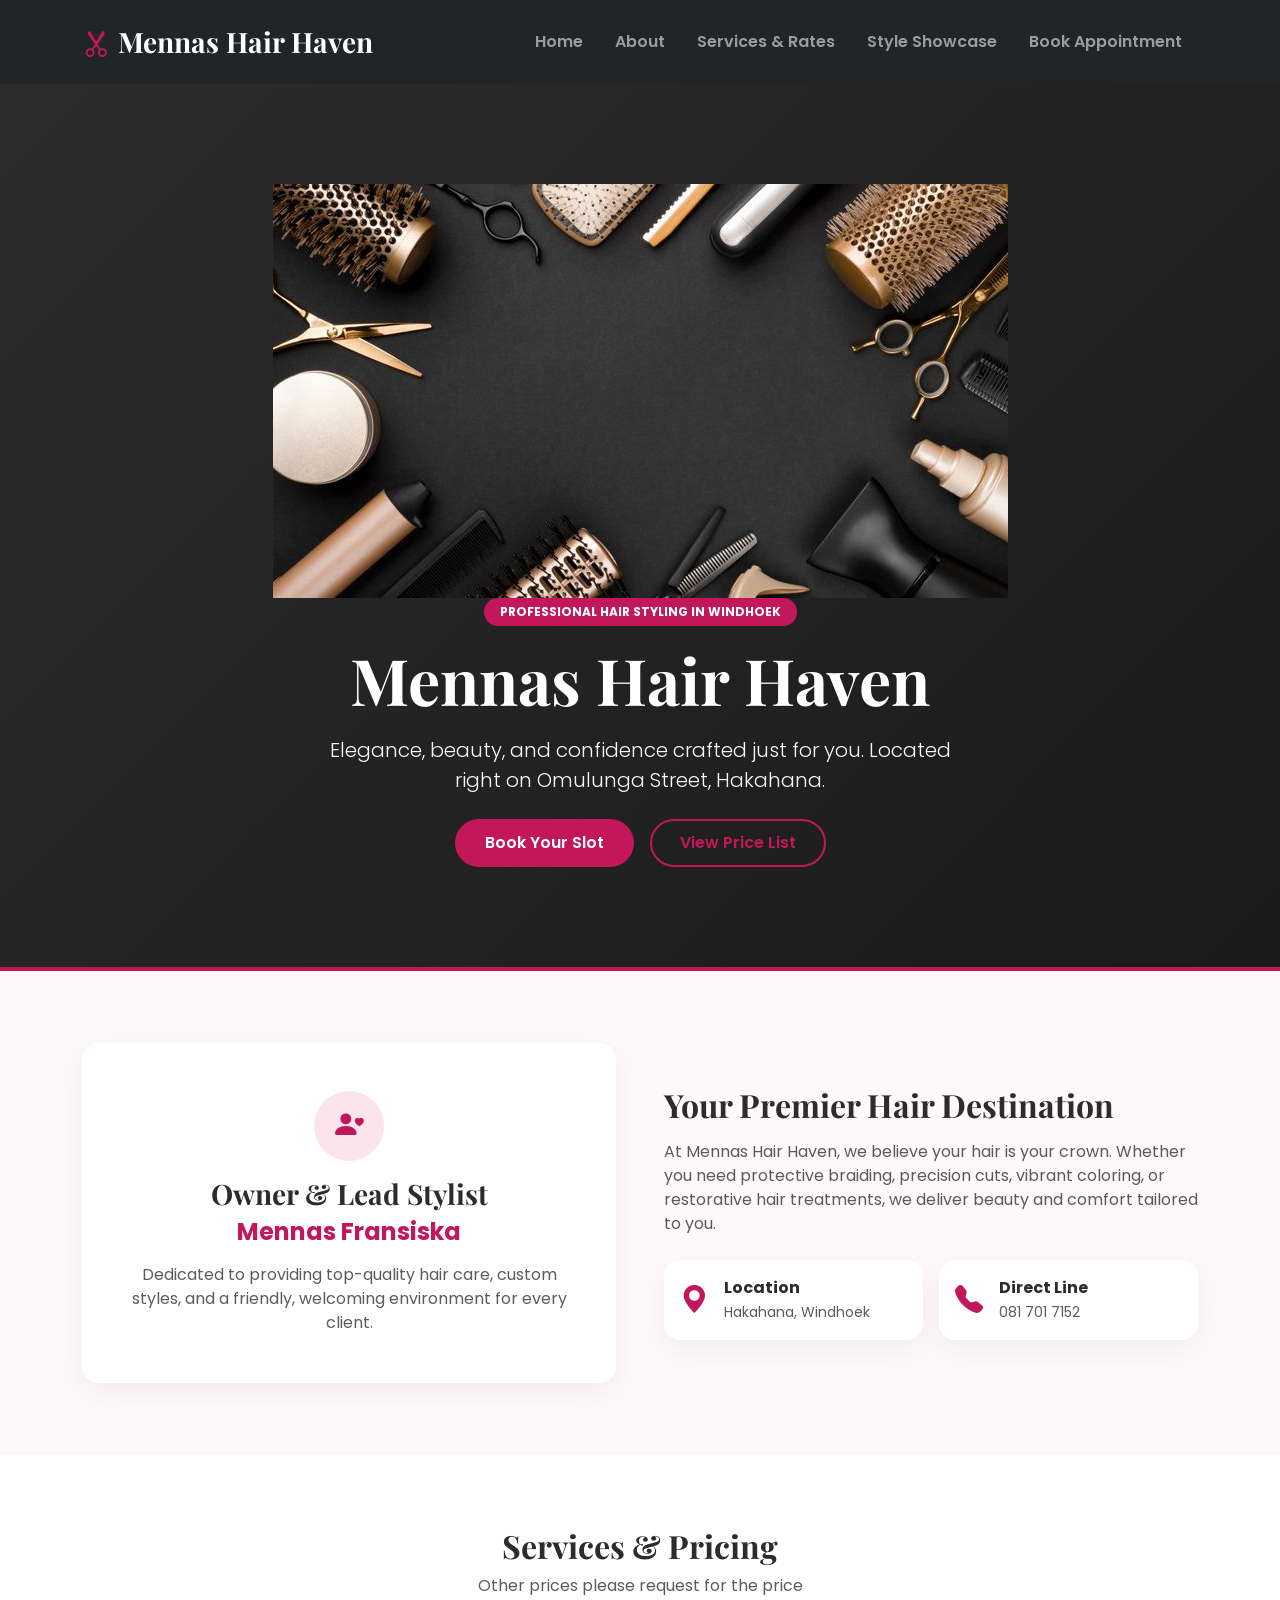
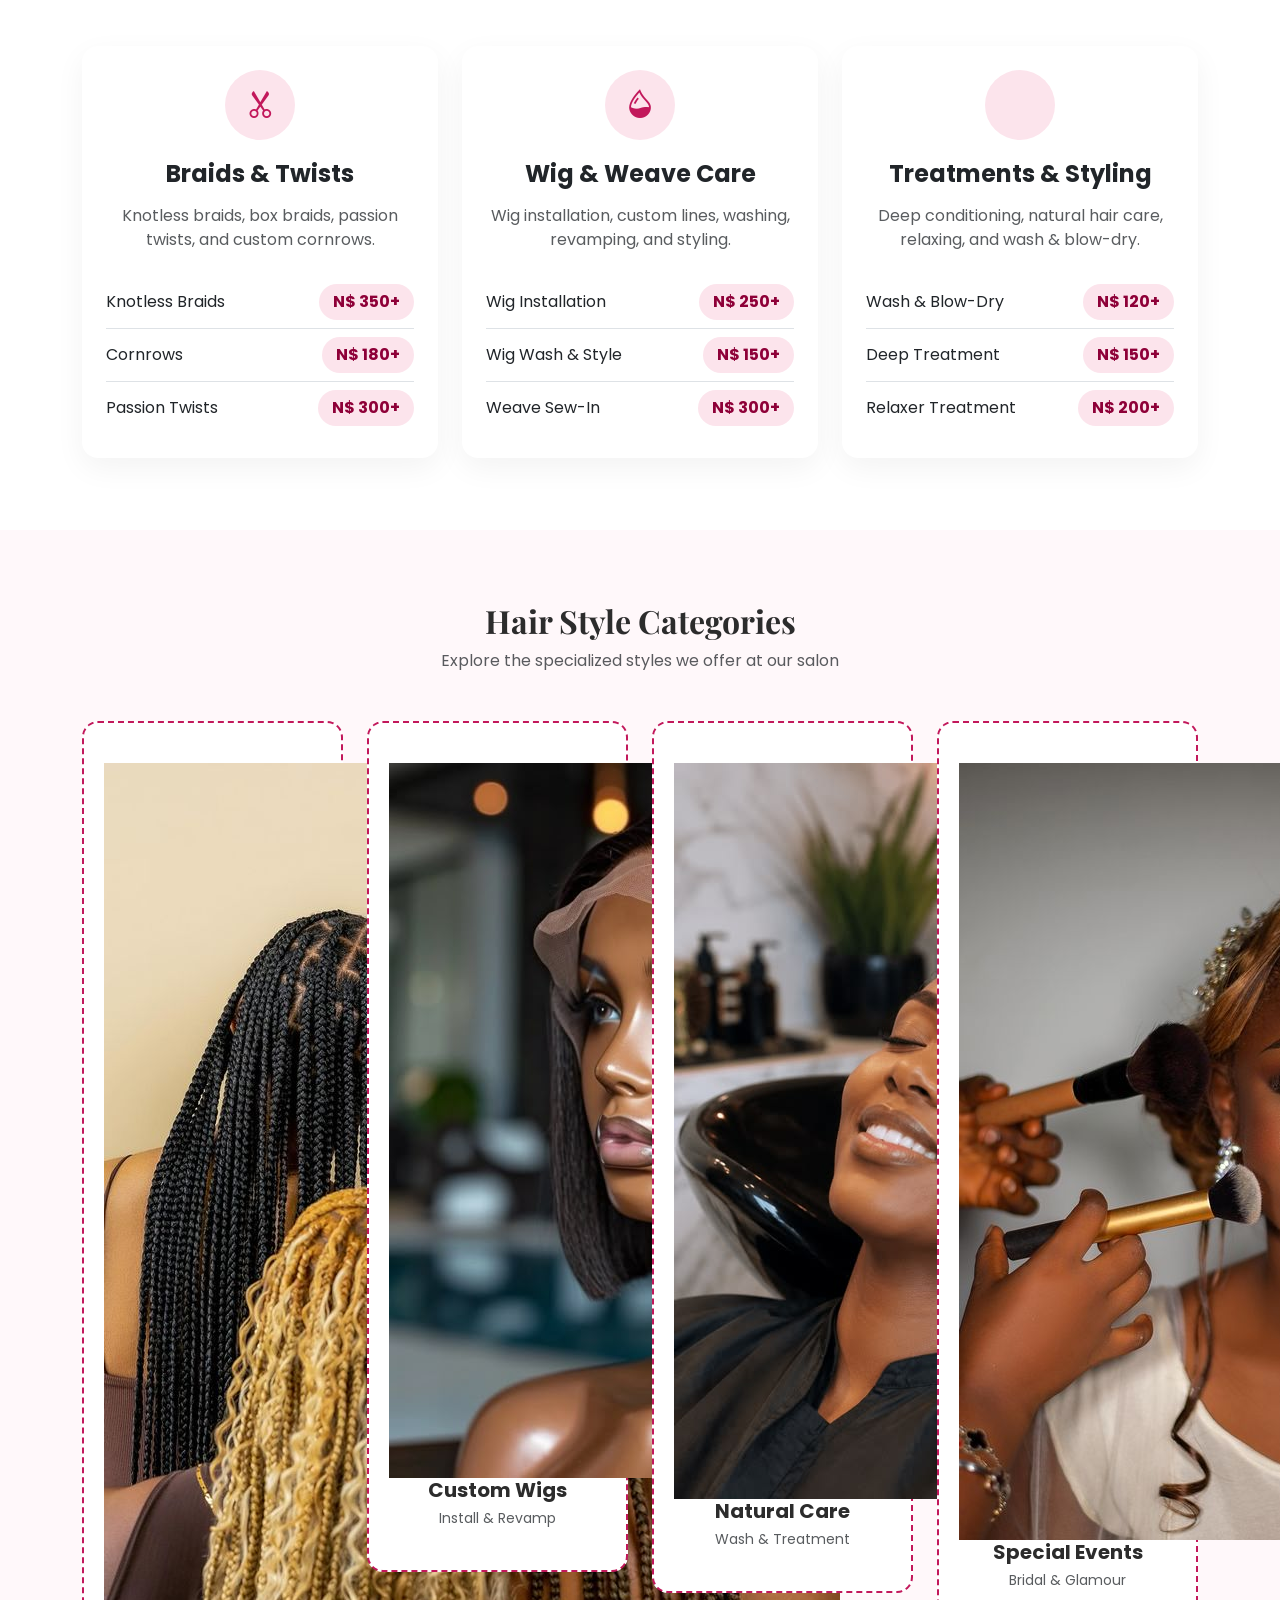
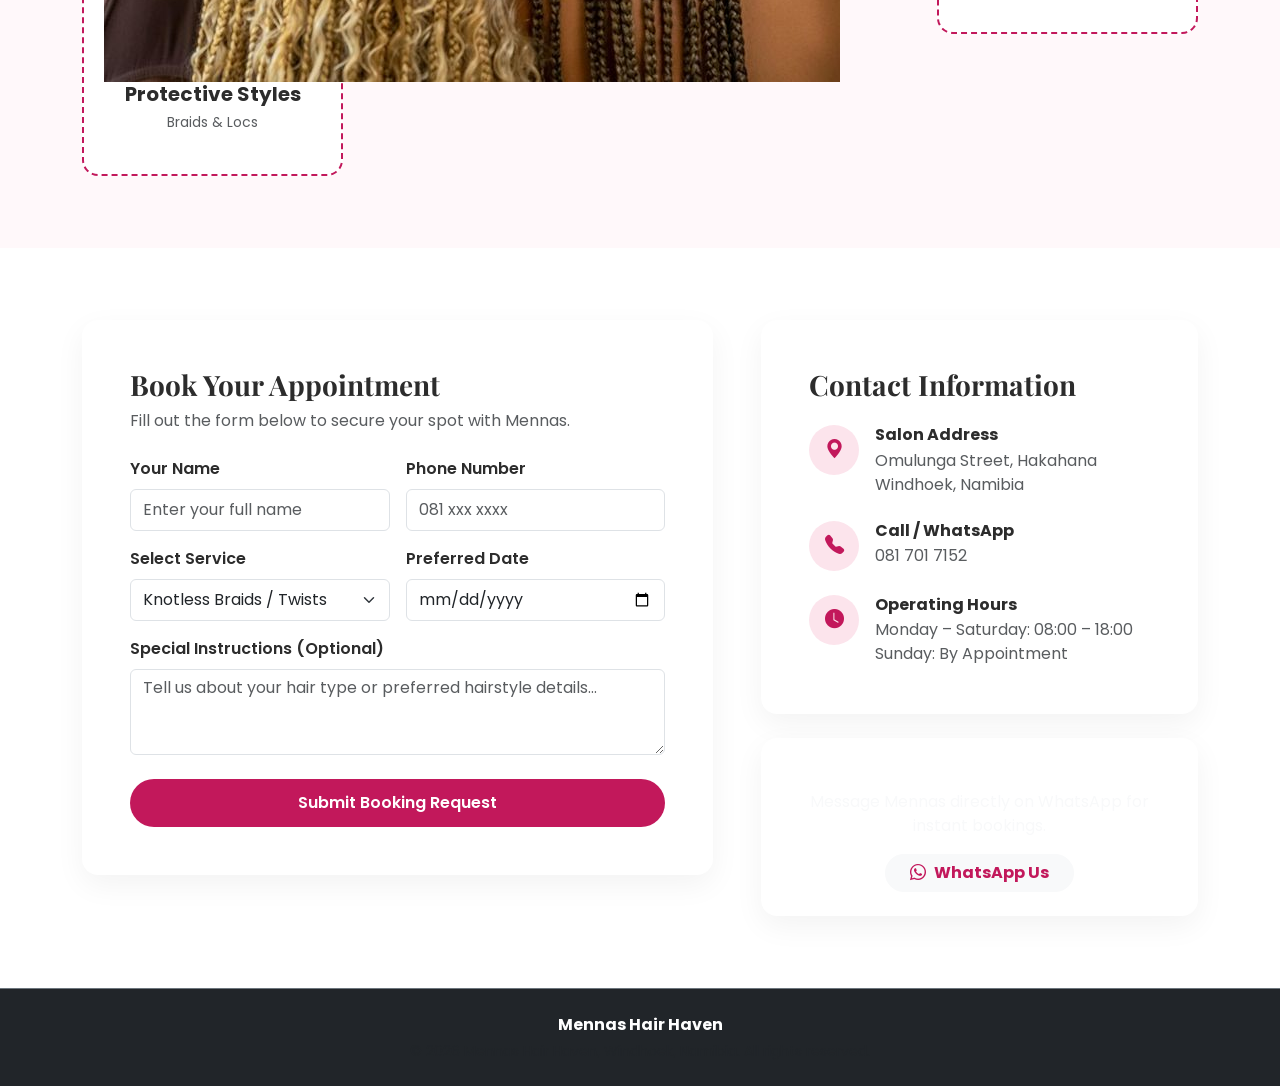
<file: index.html>
<!DOCTYPE html>
<html lang="en">
<head>
    <meta charset="UTF-8">
    <meta name="viewport" content="width=device-width, initial-scale=1.0">
    <title>Mennas Hair Haven | Windhoek, Namibia</title>
    <!-- Bootstrap 5 CSS -->
    <link href="https://cdn.jsdelivr.net/npm/bootstrap@5.3.0/dist/css/bootstrap.min.css" rel="stylesheet">
    <!-- Bootstrap Icons -->
    <link rel="stylesheet" href="https://cdn.jsdelivr.net/npm/bootstrap-icons@1.10.5/font/bootstrap-icons.css">
    <!-- Google Fonts -->
    <link href="https://fonts.googleapis.com/css2?family=Playfair+Display:wght@600;700&family=Poppins:wght@300;400;600&display=swap" rel="stylesheet">
     <link rel="stylesheet" href="style.css">
</head>
<body>

    <!-- NAVBAR -->
    <nav class="navbar navbar-expand-lg navbar-dark bg-dark sticky-top py-3">
        <div class="container">
            <a class="navbar-brand fs-3 fw-bold" href="#">
                <i class="bi bi-scissors text-pink me-2"></i>Mennas Hair Haven
            </a>
            <button class="navbar-toggler" type="button" data-bs-toggle="collapse" data-bs-target="#navbarNav">
                <span class="navbar-toggler-icon"></span>
            </button>
            <div class="collapse navbar-collapse" id="navbarNav">
                <ul class="navbar-nav ms-auto fw-semibold">
                    <li class="nav-item"><a class="nav-link px-3" href="#home">Home</a></li>
                    <li class="nav-item"><a class="nav-link px-3" href="#about">About</a></li>
                    <li class="nav-item"><a class="nav-link px-3" href="#services">Services & Rates</a></li>
                    <li class="nav-item"><a class="nav-link px-3" href="#styles">Style Showcase</a></li>
                    <li class="nav-item"><a class="nav-link px-3" href="#booking">Book Appointment</a></li>
                </ul>
            </div>
        </div>
    </nav>

   <!-- HERO SECTION -->
<header id="home" class="hero-banner text-white text-center">

    <img src="./assets/imag1.jpg" alt="Mennas Hair Haven" class="hero-pic">

    <div class="container hero-content">
        <span class="badge bg-pink px-3 py-2 mb-3 rounded-pill text-uppercase">
            Professional Hair Styling in Windhoek
        </span>

        <h1 class="display-3 fw-bold mb-3">Mennas Hair Haven</h1>

        <p class="lead mb-4 mx-auto text-light" style="max-width: 650px;">
            Elegance, beauty, and confidence crafted just for you. Located right on Omulunga Street, Hakahana.
        </p>

        <div class="d-flex justify-content-center gap-3">
            <a href="#booking" class="btn btn-pink">Book Your Slot</a>
            <a href="#services" class="btn btn-outline-pink">View Price List</a>
        </div>
    </div>

</header>

    <!-- ABOUT SECTION -->
    <section id="about" class="py-5">
        <div class="container py-4">
            <div class="row align-items-center g-5">
                <div class="col-lg-6">
                    <div class="p-5 custom-card text-center">
                        <div class="icon-box mb-3">
                            <i class="bi bi-person-heart"></i>
                        </div>
                        <h3 class="fw-bold mb-2">Owner & Lead Stylist</h3>
                        <h4 class="text-pink fw-bold mb-3">Mennas Fransiska</h4>
                        <p class="text-muted mb-0">
                            Dedicated to providing top-quality hair care, custom styles, and a friendly, welcoming environment for every client.
                        </p>
                    </div>
                </div>
                <div class="col-lg-6">
                    <h2 class="fw-bold mb-3">Your Premier Hair Destination</h2>
                    <p class="text-muted mb-4">
                        At Mennas Hair Haven, we believe your hair is your crown. Whether you need protective braiding, precision cuts, vibrant coloring, or restorative hair treatments, we deliver beauty and comfort tailored to you.
                    </p>
                    <div class="row g-3">
                        <div class="col-6">
                            <div class="p-3 custom-card d-flex align-items-center gap-3">
                                <i class="bi bi-geo-alt-fill text-pink fs-3"></i>
                                <div>
                                    <strong class="d-block">Location</strong>
                                    <small class="text-muted">Hakahana, Windhoek</small>
                                </div>
                            </div>
                        </div>
                        <div class="col-6">
                            <div class="p-3 custom-card d-flex align-items-center gap-3">
                                <i class="bi bi-telephone-fill text-pink fs-3"></i>
                                <div>
                                    <strong class="d-block">Direct Line</strong>
                                    <small class="text-muted">081 701 7152</small>
                                </div>
                            </div>
                        </div>
                    </div>
                </div>
            </div>
        </div>
    </section>

    <!-- SERVICES & PRICING SECTION -->
    <section id="services" class="py-5 bg-white">
        <div class="container py-4">
            <div class="text-center mb-5">
                <h2 class="fw-bold">Services & Pricing</h2>
                <p class="text-muted">Other prices please request for the price</p>
            </div>
            <div class="row g-4">
                <!-- Service Card 1 -->
                <div class="col-md-4">
                    <div class="card custom-card h-100 p-4">
                        <div class="icon-box">
                            <i class="bi bi-scissors"></i>
                        </div>
                        <h4 class="fw-bold text-center mb-3">Braids & Twists</h4>
                        <p class="text-muted text-center mb-4">Knotless braids, box braids, passion twists, and custom cornrows.</p>
                        <div class="mt-auto">
                            <div class="d-flex justify-content-between align-items-center py-2 border-bottom">
                                <span>Knotless Braids</span>
                                <span class="price-badge">N$ 350+</span>
                            </div>
                            <div class="d-flex justify-content-between align-items-center py-2 border-bottom">
                                <span>Cornrows</span>
                                <span class="price-badge">N$ 180+</span>
                            </div>
                            <div class="d-flex justify-content-between align-items-center py-2">
                                <span>Passion Twists</span>
                                <span class="price-badge">N$ 300+</span>
                            </div>
                        </div>
                    </div>
                </div>

                <!-- Service Card 2 -->
                <div class="col-md-4">
                    <div class="card custom-card h-100 p-4">
                        <div class="icon-box">
                            <i class="bi bi-droplet-half"></i>
                        </div>
                        <h4 class="fw-bold text-center mb-3">Wig & Weave Care</h4>
                        <p class="text-muted text-center mb-4">Wig installation, custom lines, washing, revamping, and styling.</p>
                        <div class="mt-auto">
                            <div class="d-flex justify-content-between align-items-center py-2 border-bottom">
                                <span>Wig Installation</span>
                                <span class="price-badge">N$ 250+</span>
                            </div>
                            <div class="d-flex justify-content-between align-items-center py-2 border-bottom">
                                <span>Wig Wash & Style</span>
                                <span class="price-badge">N$ 150+</span>
                            </div>
                            <div class="d-flex justify-content-between align-items-center py-2">
                                <span>Weave Sew-In</span>
                                <span class="price-badge">N$ 300+</span>
                            </div>
                        </div>
                    </div>
                </div>

                <!-- Service Card 3 -->
                <div class="col-md-4">
                    <div class="card custom-card h-100 p-4">
                        <div class="icon-box">
                            <i class="bi bi-sparkles"></i>
                        </div>
                        <h4 class="fw-bold text-center mb-3">Treatments & Styling</h4>
                        <p class="text-muted text-center mb-4">Deep conditioning, natural hair care, relaxing, and wash & blow-dry.</p>
                        <div class="mt-auto">
                            <div class="d-flex justify-content-between align-items-center py-2 border-bottom">
                                <span>Wash & Blow-Dry</span>
                                <span class="price-badge">N$ 120+</span>
                            </div>
                            <div class="d-flex justify-content-between align-items-center py-2 border-bottom">
                                <span>Deep Treatment</span>
                                <span class="price-badge">N$ 150+</span>
                            </div>
                            <div class="d-flex justify-content-between align-items-center py-2">
                                <span>Relaxer Treatment</span>
                                <span class="price-badge">N$ 200+</span>
                            </div>
                        </div>
                    </div>
                </div>
            </div>
        </div>
    </section>

    <!-- STYLE SHOWCASE (NO PICTURES) -->
    <section id="styles" class="py-5">
        <div class="container py-4">
            <!-- <div class="project-img-container">
            <img src="./assets/braids.jpg"alt="Project 1" class="project-img">
          </div> -->
            <div class="text-center mb-5">
                <h2 class="fw-bold">Hair Style Categories</h2>
                <p class="text-muted">Explore the specialized styles we offer at our salon</p>
            </div>
            <div class="row g-4">
                <div class="col-md-3 col-6">
                    <div class="gallery-box">
                        <div class="project-img-container">
            <img src="./assets/braids.jpg"alt="Project 1" class="project-img">
          </div>
                        <h5 class="fw-bold mb-1">Protective Styles</h5>
                        <small class="text-muted">Braids & Locs</small>
                    </div>
                </div>
                <div class="col-md-3 col-6">
                    <div class="gallery-box">
                        <div class="project-img-container">
            <img src="./assets/wigs.jpg"alt="Project 1" class="project-img">
          </div>
                        <h5 class="fw-bold mb-1">Custom Wigs</h5>
                        <small class="text-muted">Install & Revamp</small>
                    </div>
                </div>
                <div class="col-md-3 col-6">
                    <div class="gallery-box">
                        <div class="project-img-container">
            <img src="./assets/wash.jpg"alt="Project 1" class="project-img">
          </div>
                        <h5 class="fw-bold mb-1">Natural Care</h5>
                        <small class="text-muted">Wash & Treatment</small>
                    </div>
                </div>
                <div class="col-md-3 col-6">
                    <div class="gallery-box">
                        <div class="project-img-container">
            <img src="./assets/special events.jpg"alt="Project 1" class="project-img">
          </div>
                        <h5 class="fw-bold mb-1">Special Events</h5>
                        <small class="text-muted">Bridal & Glamour</small>
                    </div>
                </div>
            </div>
        </div>
    </section>

    <!-- CONTACT & BOOKING SECTION -->
    <section id="booking" class="py-5 bg-white">
        <div class="container py-4">
            <div class="row g-5">
                <!-- Booking Form -->
                <div class="col-lg-7">
                    <div class="p-4 p-md-5 custom-card">
                        <h3 class="fw-bold mb-2">Book Your Appointment</h3>
                        <p class="text-muted mb-4">Fill out the form below to secure your spot with Mennas.</p>
                        
                        <form>
                            <div class="row g-3">
                                <div class="col-md-6">
                                    <label class="form-label fw-semibold">Your Name</label>
                                    <input type="text" class="form-control py-2" placeholder="Enter your full name" required>
                                </div>
                                <div class="col-md-6">
                                    <label class="form-label fw-semibold">Phone Number</label>
                                    <input type="tel" class="form-control py-2" placeholder="081 xxx xxxx" required>
                                </div>
                                <div class="col-md-6">
                                    <label class="form-label fw-semibold">Select Service</label>
                                    <select class="form-select py-2">
                                        <option selected>Knotless Braids / Twists</option>
                                        <option>Wig Installation / Revamp</option>
                                        <option>Hair Wash & Treatment</option>
                                        <option>Cornrows / Lines</option>
                                        <option>Other Service</option>
                                    </select>
                                </div>
                                <div class="col-md-6">
                                    <label class="form-label fw-semibold">Preferred Date</label>
                                    <input type="date" class="form-control py-2" required>
                                </div>
                                <div class="col-12">
                                    <label class="form-label fw-semibold">Special Instructions (Optional)</label>
                                    <textarea class="form-control" rows="3" placeholder="Tell us about your hair type or preferred hairstyle details..."></textarea>
                                </div>
                                <div class="col-12">
                                    <button type="submit" class="btn btn-pink w-100 mt-2">Submit Booking Request</button>
                                </div>
                            </div>
                        </form>
                    </div>
                </div>

                <!-- Salon Information -->
                <div class="col-lg-5 d-flex flex-column justify-content-between">
                    <div class="p-4 p-md-5 custom-card mb-4">
                        <h3 class="fw-bold mb-4">Contact Information</h3>
                        
                        <div class="d-flex align-items-start gap-3 mb-4">
                            <div class="icon-box m-0" style="width: 50px; height: 50px; font-size: 1.2rem;">
                                <i class="bi bi-geo-alt-fill"></i>
                            </div>
                            <div>
                                <h6 class="fw-bold mb-1">Salon Address</h6>
                                <p class="text-muted mb-0">Omulunga Street, Hakahana<br>Windhoek, Namibia</p>
                            </div>
                        </div>

                        <div class="d-flex align-items-start gap-3 mb-4">
                            <div class="icon-box m-0" style="width: 50px; height: 50px; font-size: 1.2rem;">
                                <i class="bi bi-telephone-fill"></i>
                            </div>
                            <div>
                                <h6 class="fw-bold mb-1">Call / WhatsApp</h6>
                                <p class="text-muted mb-0">081 701 7152</p>
                            </div>
                        </div>

                        <div class="d-flex align-items-start gap-3">
                            <div class="icon-box m-0" style="width: 50px; height: 50px; font-size: 1.2rem;">
                                <i class="bi bi-clock-fill"></i>
                            </div>
                            <div>
                                <h6 class="fw-bold mb-1">Operating Hours</h6>
                                <p class="text-muted mb-0">Monday – Saturday: 08:00 – 18:00<br>Sunday: By Appointment</p>
                            </div>
                        </div>
                    </div>

                    <div class="p-4 text-center custom-card bg-pink text-white">
                        <h5 class="fw-bold mb-1">Need a quick answer?</h5>
                        <p class="mb-3 text-light">Message Mennas directly on WhatsApp for instant bookings.</p>
                        <a href="https://wa.me/264817017152" class="btn btn-light rounded-pill px-4 fw-bold text-pink" target="_blank">
                            <i class="bi bi-whatsapp me-2"></i>WhatsApp Us
                        </a>
                    </div>
                </div>
            </div>
        </div>
    </section>

    <!-- FOOTER -->
    <footer class="bg-dark text-white py-4 border-top border-secondary text-center">
        <div class="container">
            <p class="mb-1 fw-bold">Mennas Hair Haven</p>
            <p class="text-muted small mb-0">&copy; 2026 Mennas Hair Haven, Windhoek, Namibia. All rights reserved.</p>
        </div>
    </footer>

    <!-- Bootstrap 5 JS Bundle -->
    <script src="https://cdn.jsdelivr.net/npm/bootstrap@5.3.0/dist/js/bootstrap.bundle.min.js"></script>
</body>
</html>
</file>
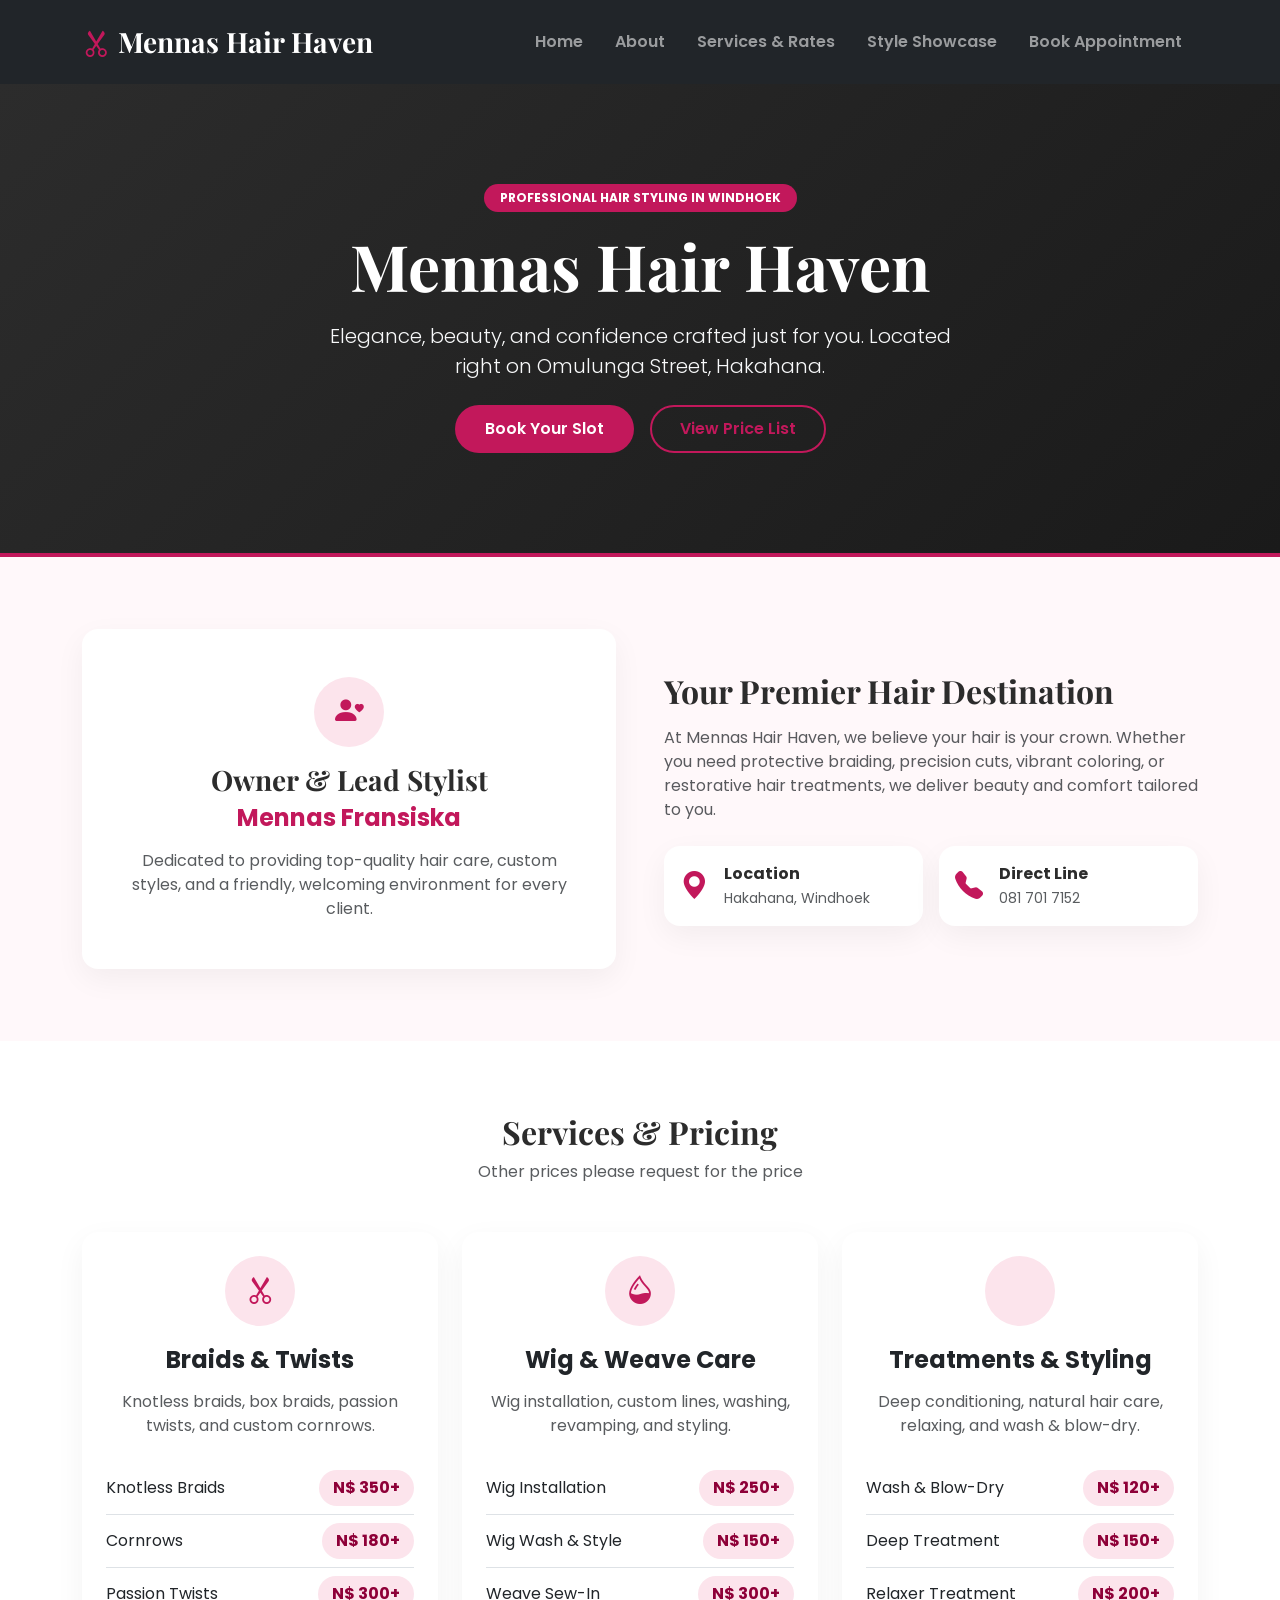
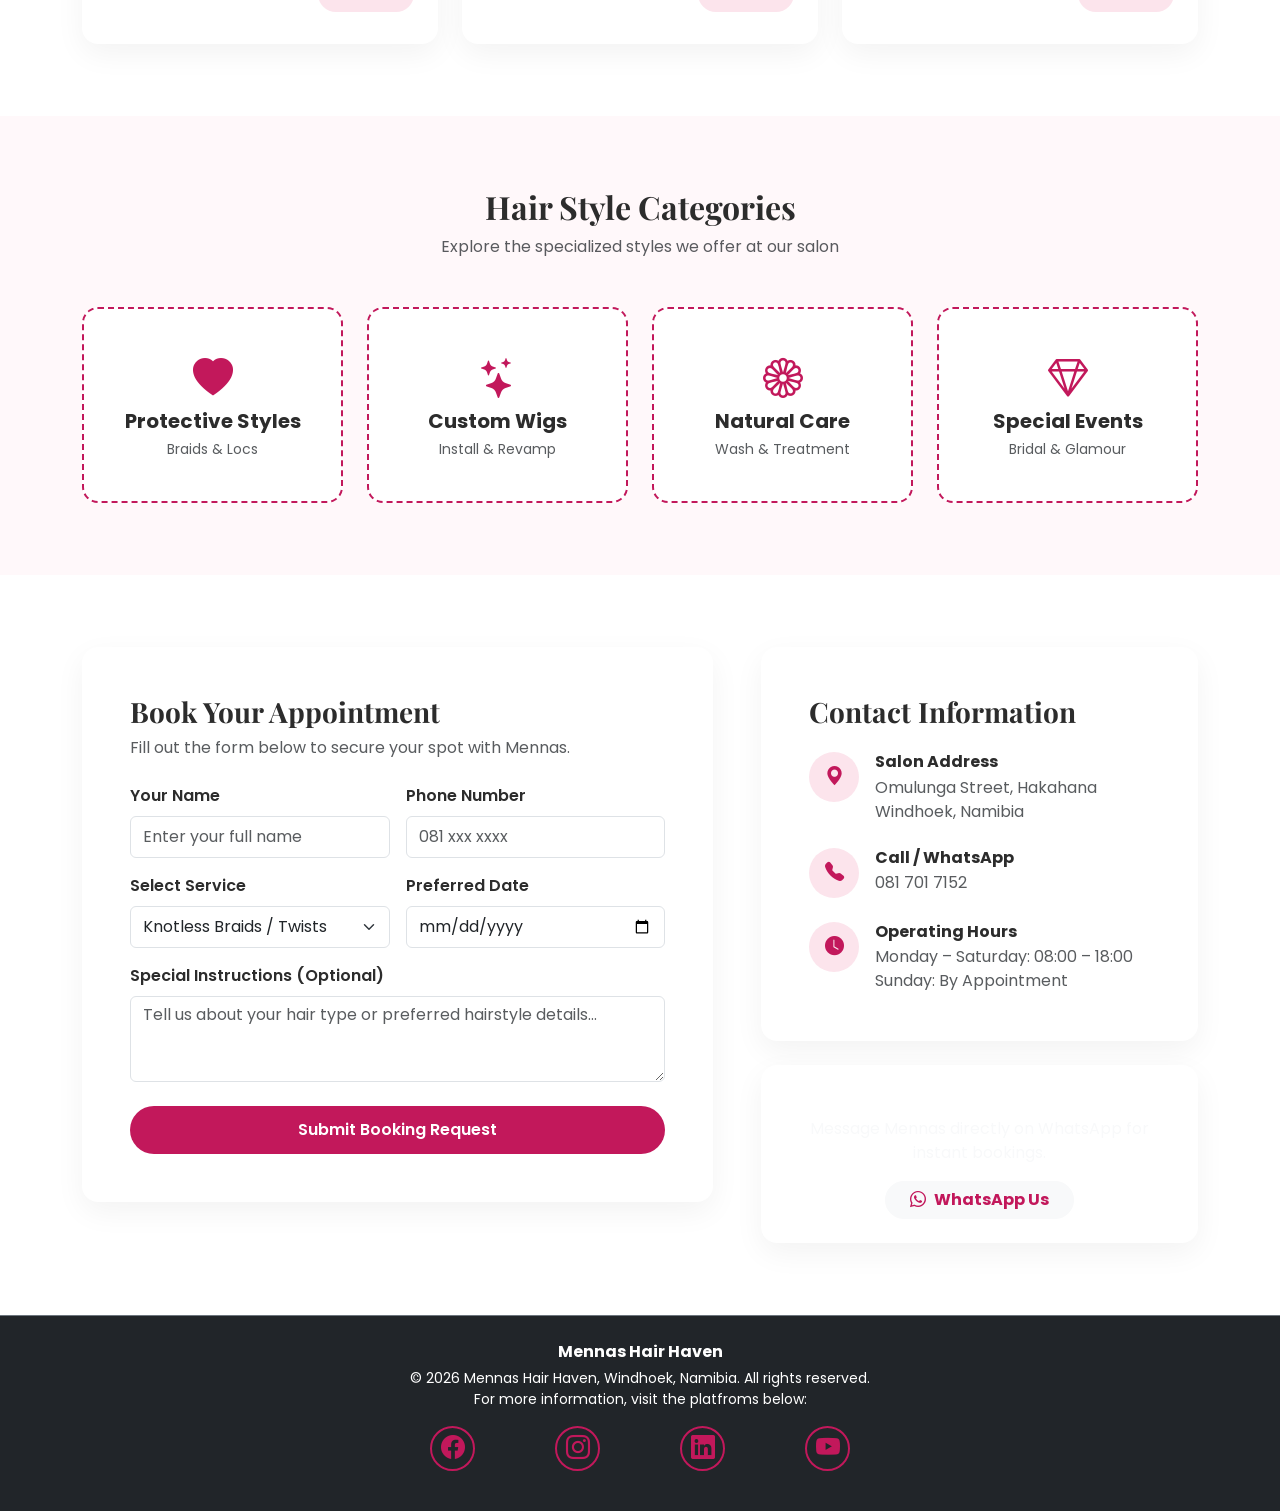
<file: hackathon.html>
<!DOCTYPE html>
<html lang="en">
<head>
    <meta charset="UTF-8">
    <meta name="viewport" content="width=device-width, initial-scale=1.0">
    <title>Mennas Hair Haven | Windhoek, Namibia</title>
    <!-- Bootstrap 5 CSS -->
    <link href="https://cdn.jsdelivr.net/npm/bootstrap@5.3.0/dist/css/bootstrap.min.css" rel="stylesheet">
    <!-- Bootstrap Icons -->
    <link rel="stylesheet" href="https://cdn.jsdelivr.net/npm/bootstrap-icons@1.10.5/font/bootstrap-icons.css">
    <!-- Google Fonts -->
    <link href="https://fonts.googleapis.com/css2?family=Playfair+Display:wght@600;700&family=Poppins:wght@300;400;600&display=swap" rel="stylesheet">
    <!-- Linking to css file-->
     <link rel="stylesheet" href="style.css">
</head>
<body>

    <!-- NAVBAR -->
    <nav class="navbar navbar-expand-lg navbar-dark bg-dark sticky-top py-3">
        <div class="container">
            <a class="navbar-brand fs-3 fw-bold" href="#">
                <i class="bi bi-scissors text-pink me-2 link-light"></i>Mennas Hair Haven
            </a>
            <button class="navbar-toggler" type="button" data-bs-toggle="collapse" data-bs-target="#navbarNav">
                <span class="navbar-toggler-icon"></span>
            </button>
            <div class="collapse navbar-collapse" id="navbarNav">
                <ul class="navbar-nav ms-auto fw-semibold">
                    <li class="nav-item"><a class="nav-link px-3" href="#home">Home</a></li>
                    <li class="nav-item"><a class="nav-link px-3" href="#about">About</a></li>
                    <li class="nav-item"><a class="nav-link px-3" href="#services">Services & Rates</a></li>
                    <li class="nav-item"><a class="nav-link px-3" href="#styles">Style Showcase</a></li>
                    <li class="nav-item"><a class="nav-link px-3" href="#booking">Book Appointment</a></li>
                </ul>
            </div>
        </div>
    </nav>

    <!-- HERO SECTION -->
    <header id="home" class="hero-banner text-white text-center">
        <div class="container">
            <span class="badge bg-pink px-3 py-2 mb-3 rounded-pill text-uppercase">Professional Hair Styling in Windhoek</span>
            <h1 class="display-3 fw-bold mb-3">Mennas Hair Haven</h1>
            <p class="lead mb-4 mx-auto text-light" style="max-width: 650px;">
                Elegance, beauty, and confidence crafted just for you. Located right on Omulunga Street, Hakahana.
            </p>
            <div class="d-flex justify-content-center gap-3">
                <a href="#booking" class="btn btn-pink">Book Your Slot</a>
                <a href="#services" class="btn btn-outline-pink">View Price List</a>
            </div>
        </div>
    </header>

    <!-- ABOUT SECTION -->
    <section id="about" class="py-5">
        <div class="container py-4">
            <div class="row align-items-center g-5">
                <div class="col-lg-6">
                    <div class="p-5 custom-card text-center">
                        <div class="icon-box mb-3">
                            <i class="bi bi-person-heart"></i>
                        </div>
                        <h3 class="fw-bold mb-2">Owner & Lead Stylist</h3>
                        <h4 class="text-pink fw-bold mb-3">Mennas Fransiska</h4>
                        <p class="text-muted mb-0">
                            Dedicated to providing top-quality hair care, custom styles, and a friendly, welcoming environment for every client.
                        </p>
                    </div>
                </div>
                <div class="col-lg-6">
                    <h2 class="fw-bold mb-3">Your Premier Hair Destination</h2>
                    <p class="text-muted mb-4">
                        At Mennas Hair Haven, we believe your hair is your crown. Whether you need protective braiding, precision cuts, vibrant coloring, or restorative hair treatments, we deliver beauty and comfort tailored to you.
                    </p>
                    <div class="row g-3">
                        <div class="col-6">
                            <div class="p-3 custom-card d-flex align-items-center gap-3">
                                <i class="bi bi-geo-alt-fill text-pink fs-3"></i>
                                <div>
                                    <strong class="d-block">Location</strong>
                                    <small class="text-muted">Hakahana, Windhoek</small>
                                </div>
                            </div>
                        </div>
                        <div class="col-6">
                            <div class="p-3 custom-card d-flex align-items-center gap-3">
                                <i class="bi bi-telephone-fill text-pink fs-3"></i>
                                <div>
                                    <strong class="d-block">Direct Line</strong>
                                    <small class="text-muted">081 701 7152</small>
                                </div>
                            </div>
                        </div>
                    </div>
                </div>
            </div>
        </div>
    </section>

    <!-- SERVICES & PRICING SECTION -->
    <section id="services" class="py-5 bg-white">
        <div class="container py-4">
            <div class="text-center mb-5">
                <h2 class="fw-bold">Services & Pricing</h2>
                <p class="text-muted">Other prices please request for the price</p>
            </div>
            <div class="row g-4">
                <!-- Service Card 1 -->
                <div class="col-md-4">
                    <div class="card custom-card h-100 p-4">
                        <div class="icon-box">
                            <i class="bi bi-scissors"></i>
                        </div>
                        <h4 class="fw-bold text-center mb-3">Braids & Twists</h4>
                        <p class="text-muted text-center mb-4">Knotless braids, box braids, passion twists, and custom cornrows.</p>
                        <div class="mt-auto">
                            <div class="d-flex justify-content-between align-items-center py-2 border-bottom">
                                <span>Knotless Braids</span>
                                <span class="price-badge">N$ 350+</span>
                            </div>
                            <div class="d-flex justify-content-between align-items-center py-2 border-bottom">
                                <span>Cornrows</span>
                                <span class="price-badge">N$ 180+</span>
                            </div>
                            <div class="d-flex justify-content-between align-items-center py-2">
                                <span>Passion Twists</span>
                                <span class="price-badge">N$ 300+</span>
                            </div>
                        </div>
                    </div>
                </div>

                <!-- Service Card 2 -->
                <div class="col-md-4">
                    <div class="card custom-card h-100 p-4">
                        <div class="icon-box">
                            <i class="bi bi-droplet-half"></i>
                        </div>
                        <h4 class="fw-bold text-center mb-3">Wig & Weave Care</h4>
                        <p class="text-muted text-center mb-4">Wig installation, custom lines, washing, revamping, and styling.</p>
                        <div class="mt-auto">
                            <div class="d-flex justify-content-between align-items-center py-2 border-bottom">
                                <span>Wig Installation</span>
                                <span class="price-badge">N$ 250+</span>
                            </div>
                            <div class="d-flex justify-content-between align-items-center py-2 border-bottom">
                                <span>Wig Wash & Style</span>
                                <span class="price-badge">N$ 150+</span>
                            </div>
                            <div class="d-flex justify-content-between align-items-center py-2">
                                <span>Weave Sew-In</span>
                                <span class="price-badge">N$ 300+</span>
                            </div>
                        </div>
                    </div>
                </div>

                <!-- Service Card 3 -->
                <div class="col-md-4">
                    <div class="card custom-card h-100 p-4">
                        <div class="icon-box">
                            <i class="bi bi-sparkles"></i>
                        </div>
                        <h4 class="fw-bold text-center mb-3">Treatments & Styling</h4>
                        <p class="text-muted text-center mb-4">Deep conditioning, natural hair care, relaxing, and wash & blow-dry.</p>
                        <div class="mt-auto">
                            <div class="d-flex justify-content-between align-items-center py-2 border-bottom">
                                <span>Wash & Blow-Dry</span>
                                <span class="price-badge">N$ 120+</span>
                            </div>
                            <div class="d-flex justify-content-between align-items-center py-2 border-bottom">
                                <span>Deep Treatment</span>
                                <span class="price-badge">N$ 150+</span>
                            </div>
                            <div class="d-flex justify-content-between align-items-center py-2">
                                <span>Relaxer Treatment</span>
                                <span class="price-badge">N$ 200+</span>
                            </div>
                        </div>
                    </div>
                </div>
            </div>
        </div>
    </section>

    <!-- STYLE SHOWCASE (NO PICTURES) -->
    <section id="styles" class="py-5">
        <div class="container py-4">
            <div class="text-center mb-5">
                <h2 class="fw-bold">Hair Style Categories</h2>
                <p class="text-muted">Explore the specialized styles we offer at our salon</p>
            </div>
            <div class="row g-4">
                <div class="col-md-3 col-6">
                    <div class="gallery-box">
                        <i class="bi bi-heart-fill text-pink fs-1 mb-2"></i>
                        <h5 class="fw-bold mb-1">Protective Styles</h5>
                        <small class="text-muted">Braids & Locs</small>
                    </div>
                </div>
                <div class="col-md-3 col-6">
                    <div class="gallery-box">
                        <i class="bi bi-stars text-pink fs-1 mb-2"></i>
                        <h5 class="fw-bold mb-1">Custom Wigs</h5>
                        <small class="text-muted">Install & Revamp</small>
                    </div>
                </div>
                <div class="col-md-3 col-6">
                    <div class="gallery-box">
                        <i class="bi bi-flower1 text-pink fs-1 mb-2"></i>
                        <h5 class="fw-bold mb-1">Natural Care</h5>
                        <small class="text-muted">Wash & Treatment</small>
                    </div>
                </div>
                <div class="col-md-3 col-6">
                    <div class="gallery-box">
                        <i class="bi bi-gem text-pink fs-1 mb-2"></i>
                        <h5 class="fw-bold mb-1">Special Events</h5>
                        <small class="text-muted">Bridal & Glamour</small>
                    </div>
                </div>
            </div>
        </div>
    </section>

    <!-- CONTACT & BOOKING SECTION -->
    <section id="booking" class="py-5 bg-white">
        <div class="container py-4">
            <div class="row g-5">
                <!-- Booking Form -->
                <div class="col-lg-7">
                    <div class="p-4 p-md-5 custom-card">
                        <h3 class="fw-bold mb-2">Book Your Appointment</h3>
                        <p class="text-muted mb-4">Fill out the form below to secure your spot with Mennas.</p>
                        
                        <form>
                            <div class="row g-3">
                                <div class="col-md-6">
                                    <label class="form-label fw-semibold">Your Name</label>
                                    <input type="text" class="form-control py-2" placeholder="Enter your full name" required>
                                </div>
                                <div class="col-md-6">
                                    <label class="form-label fw-semibold">Phone Number</label>
                                    <input type="tel" class="form-control py-2" placeholder="081 xxx xxxx" required>
                                </div>
                                <div class="col-md-6">
                                    <label class="form-label fw-semibold">Select Service</label>
                                    <select class="form-select py-2">
                                        <option selected>Knotless Braids / Twists</option>
                                        <option>Wig Installation / Revamp</option>
                                        <option>Hair Wash & Treatment</option>
                                        <option>Cornrows / Lines</option>
                                        <option>Other Service</option>
                                    </select>
                                </div>
                                <div class="col-md-6">
                                    <label class="form-label fw-semibold">Preferred Date</label>
                                    <input type="date" class="form-control py-2" required>
                                </div>
                                <div class="col-12">
                                    <label class="form-label fw-semibold">Special Instructions (Optional)</label>
                                    <textarea class="form-control" rows="3" placeholder="Tell us about your hair type or preferred hairstyle details..."></textarea>
                                </div>
                                <div class="col-12">
                                    <button type="submit" class="btn btn-pink w-100 mt-2">Submit Booking Request</button>
                                </div>
                            </div>
                        </form>
                    </div>
                </div>

                <!-- Salon Information -->
                <div class="col-lg-5 d-flex flex-column justify-content-between">
                    <div class="p-4 p-md-5 custom-card mb-4">
                        <h3 class="fw-bold mb-4">Contact Information</h3>
                        
                        <div class="d-flex align-items-start gap-3 mb-4">
                            <div class="icon-box m-0" style="width: 50px; height: 50px; font-size: 1.2rem;">
                                <i class="bi bi-geo-alt-fill"></i>
                            </div>
                            <div>
                                <h6 class="fw-bold mb-1">Salon Address</h6>
                                <p class="text-muted mb-0">Omulunga Street, Hakahana<br>Windhoek, Namibia</p>
                            </div>
                        </div>

                        <div class="d-flex align-items-start gap-3 mb-4">
                            <div class="icon-box m-0" style="width: 50px; height: 50px; font-size: 1.2rem;">
                                <i class="bi bi-telephone-fill"></i>
                            </div>
                            <div>
                                <h6 class="fw-bold mb-1">Call / WhatsApp</h6>
                                <p class="text-muted mb-0">081 701 7152</p>
                            </div>
                        </div>

                        <div class="d-flex align-items-start gap-3">
                            <div class="icon-box m-0" style="width: 50px; height: 50px; font-size: 1.2rem;">
                                <i class="bi bi-clock-fill"></i>
                            </div>
                            <div>
                                <h6 class="fw-bold mb-1">Operating Hours</h6>
                                <p class="text-muted mb-0">Monday – Saturday: 08:00 – 18:00<br>Sunday: By Appointment</p>
                            </div>
                        </div>
                    </div>

                    <div class="p-4 text-center custom-card bg-pink text-white">
                        <h5 class="fw-bold mb-1">Need a quick answer?</h5>
                        <p class="mb-3 text-light">Message Mennas directly on WhatsApp for instant bookings.</p>
                        <a href="https://wa.me/264817017152" class="btn btn-light rounded-pill px-4 fw-bold text-pink" target="_blank">
                            <i class="bi bi-whatsapp me-2"></i>WhatsApp Us
                        </a>
                    </div>
                </div>
            </div>
        </div>
    </section>

    <!-- FOOTER -->
    <footer class="bg-dark text-white py-4 border-top border-secondary text-center">
        <div class="container">
            <p class="mb-1 fw-bold">Mennas Hair Haven</p>
            <p class="small mb-0">&copy; 2026 Mennas Hair Haven, Windhoek, Namibia. All rights reserved.<br>
            For more information, visit the platfroms below:</p>
            
            <!-- Flex container to align and gap icons evenly -->
        <div class="d-flex justify-content-center gap-5">
            
            <!-- Facebook Button -->
            <a href="https://facebook.com" class="btn btn-outline-pink rounded-circle p-2 m-3 d-inline-flex align-items-center justify-content-center" style="width: 45px; height: 45px;" target="_blank" rel="noopener noreferrer">
                <i class="bi bi-facebook fs-4"></i>
            </a>

            <!-- Instagram Button -->
            <a href="https://instagram.com" class="btn btn-outline-pink rounded-circle p-2 m-3 d-inline-flex align-items-center justify-content-center" style="width: 45px; height: 45px;" target="_blank" rel="noopener noreferrer">
                <i class="bi bi-instagram fs-4"></i>
            </a>

            <!-- LinkedIn Button -->
            <a href="https://linkedin.com" class="btn btn-outline-pink rounded-circle p-2 m-3 d-inline-flex align-items-center justify-content-center" style="width: 45px; height: 45px;" target="_blank" rel="noopener noreferrer">
             <i class="bi bi-linkedin fs-4"></i>
            </a>

             <!-- YouTube Button -->
            <a href="https://youtube.com" class="btn btn-outline-pink rounded-circle p-2 m-3 d-inline-flex align-items-center justify-content-center" style="width: 45px; height: 45px;" target="_blank" rel="noopener noreferrer">
                <i class="bi bi-youtube fs-4"></i>
                </a>
        </div>
    </footer>

    <!-- Bootstrap 5 JS Bundle -->
    <script src="https://cdn.jsdelivr.net/npm/bootstrap@5.3.0/dist/js/bootstrap.bundle.min.js"></script>
</body>
</html>
</file>
<file: style.css>
:root {
            --primary-pink: #c2185b;
            --dark-pink: #8e0038;
            --light-pink: #fce4ec;
            --soft-bg: #fff8fa;
            --dark-text: #2c2c2c;
        }

        body {
            font-family: 'Poppins', sans-serif;
            color: var(--dark-text);
            background-color: var(--soft-bg);
        }

        h1, h2, h3, .navbar-brand {
            font-family: 'Playfair Display', serif;
        }

        /* Accent Colors & Buttons */
        .text-pink {
            color: var(--primary-pink) !important;
        }
        .bg-pink{
            background-color: var(--primary-pink) ;
        }

        .btn-pink {
            background-color: var(--primary-pink);
            color: #ffffff;
            border: none;
            border-radius: 30px;
            padding: 12px 30px;
            font-weight: 600;
            transition: all 0.3s ease;
        }

        .btn-pink:hover {
            background-color: var(--dark-pink);
            color: #ffffff;
            transform: translateY(-2px);
            box-shadow: 0 8px 15px rgba(194, 24, 91, 0.3);
        }

        .btn-outline-pink {
            border: 2px solid var(--primary-pink);
            color: var(--primary-pink);
            border-radius: 30px;
            padding: 10px 28px;
            font-weight: 600;
            transition: all 0.3s ease;
        }

        .btn-outline-pink:hover {
            background-color: var(--primary-pink);
            color: #ffffff;
        }

        /* Hero Header Styling */
        .hero-banner {
            background: linear-gradient(135deg, #2c2c2c 0%, #1a1a1a 100%);
            padding: 100px 0;
            border-bottom: 4px solid var(--primary-pink);
        }

        /* Custom Cards Styling */
        .custom-card {
            background:#ffffff;
            border: none;
            border-radius: 16px;
            box-shadow: 0 10px 30px rgba(0, 0, 0, 0.05);
            transition: transform 0.3s ease, box-shadow 0.3s ease;
        }

        .custom-card:hover {
            transform: translateY(-5px);
            box-shadow: 0 15px 35px rgba(194, 24, 91, 0.15);
        }

        .icon-box {
            width: 70px;
            height: 70px;
            background-color: var(--light-pink);
            color: var(--primary-pink);
            border-radius: 50%;
            display: flex;
            align-items: center;
            justify-content: center;
            font-size: 1.8rem;
            margin: 0 auto 20px auto;
        }

        /* Gallery Vector Boxes (No Pictures) */
        .gallery-box {
            background: #ffffff;
            border: 2px dashed var(--primary-pink);
            border-radius: 16px;
            padding: 40px 20px;
            text-align: center;
            transition: all 0.3s ease;
        }

        .gallery-box:hover {
            background-color: var(--light-pink);
        }

        .price-badge {
            background-color: var(--light-pink);
            color: var(--dark-pink);
            font-weight: 700;
            padding: 6px 14px;
            border-radius: 20px;
        }
</file>
